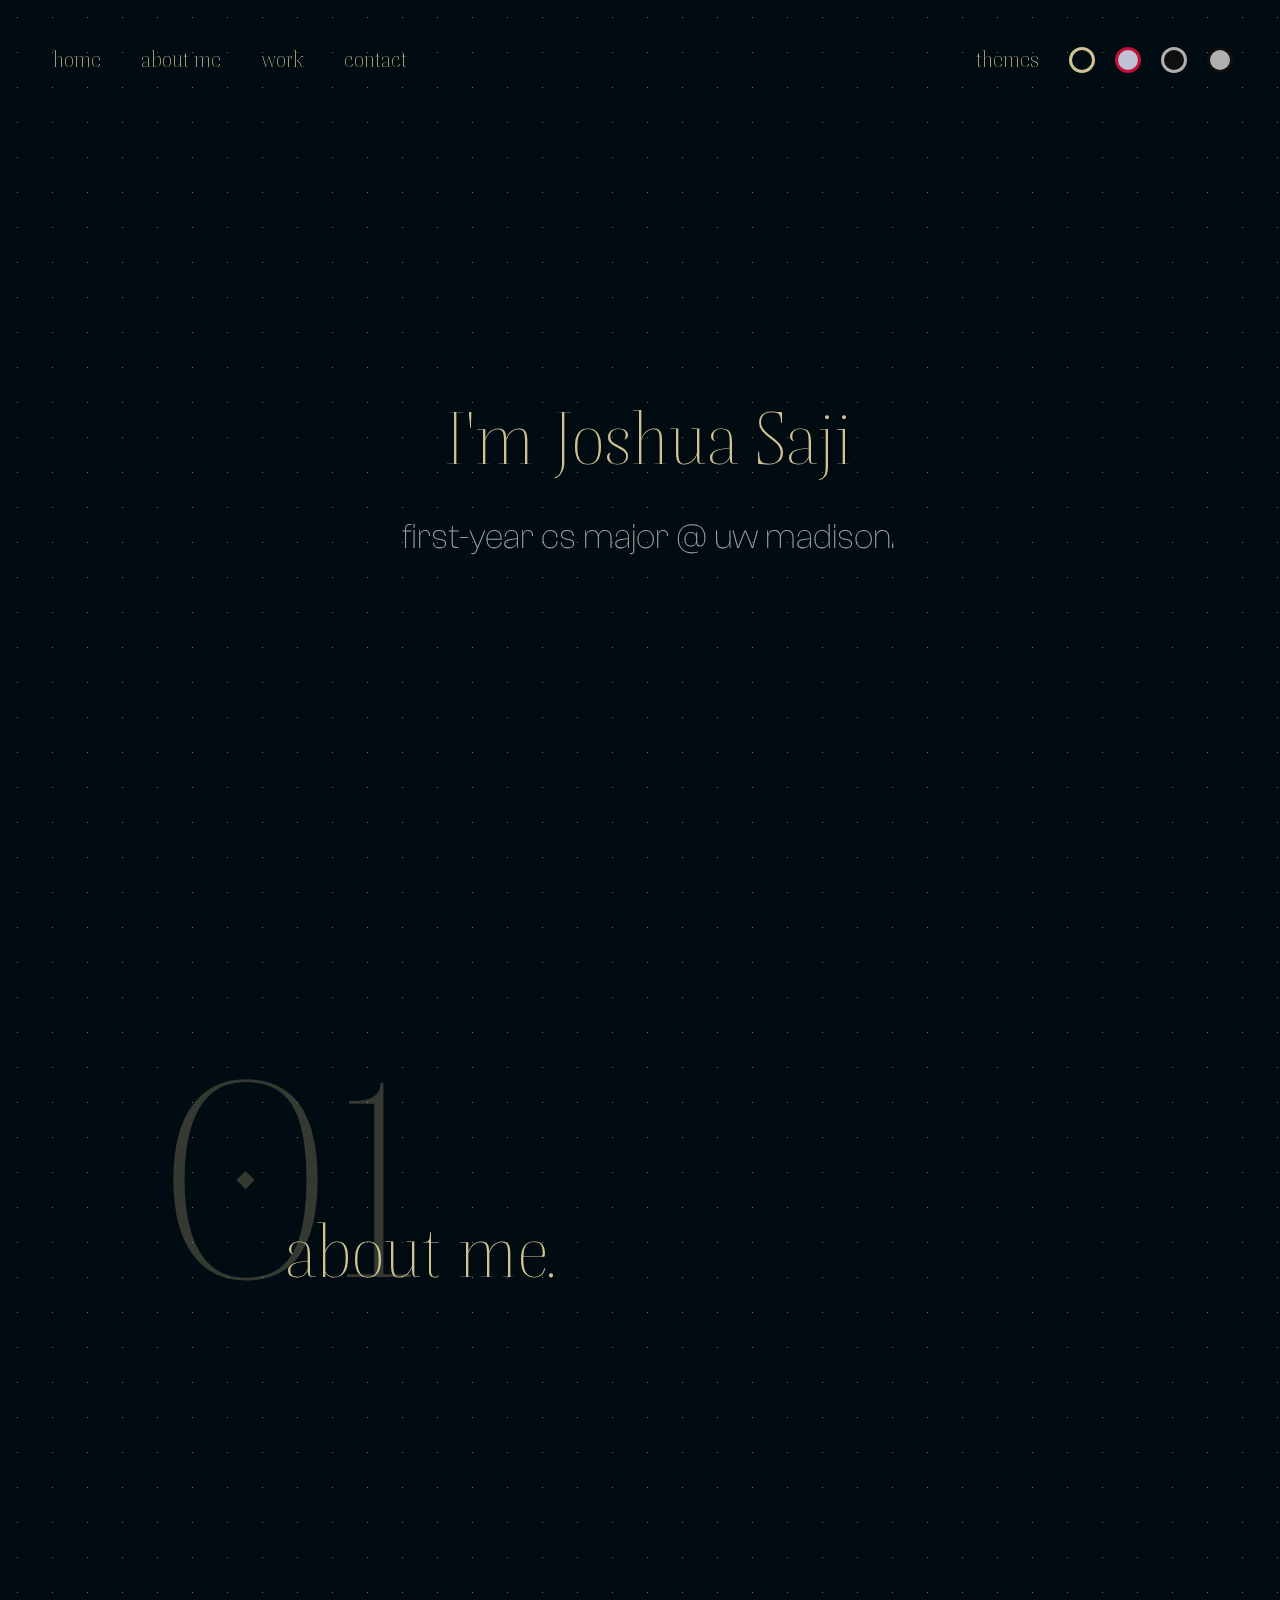
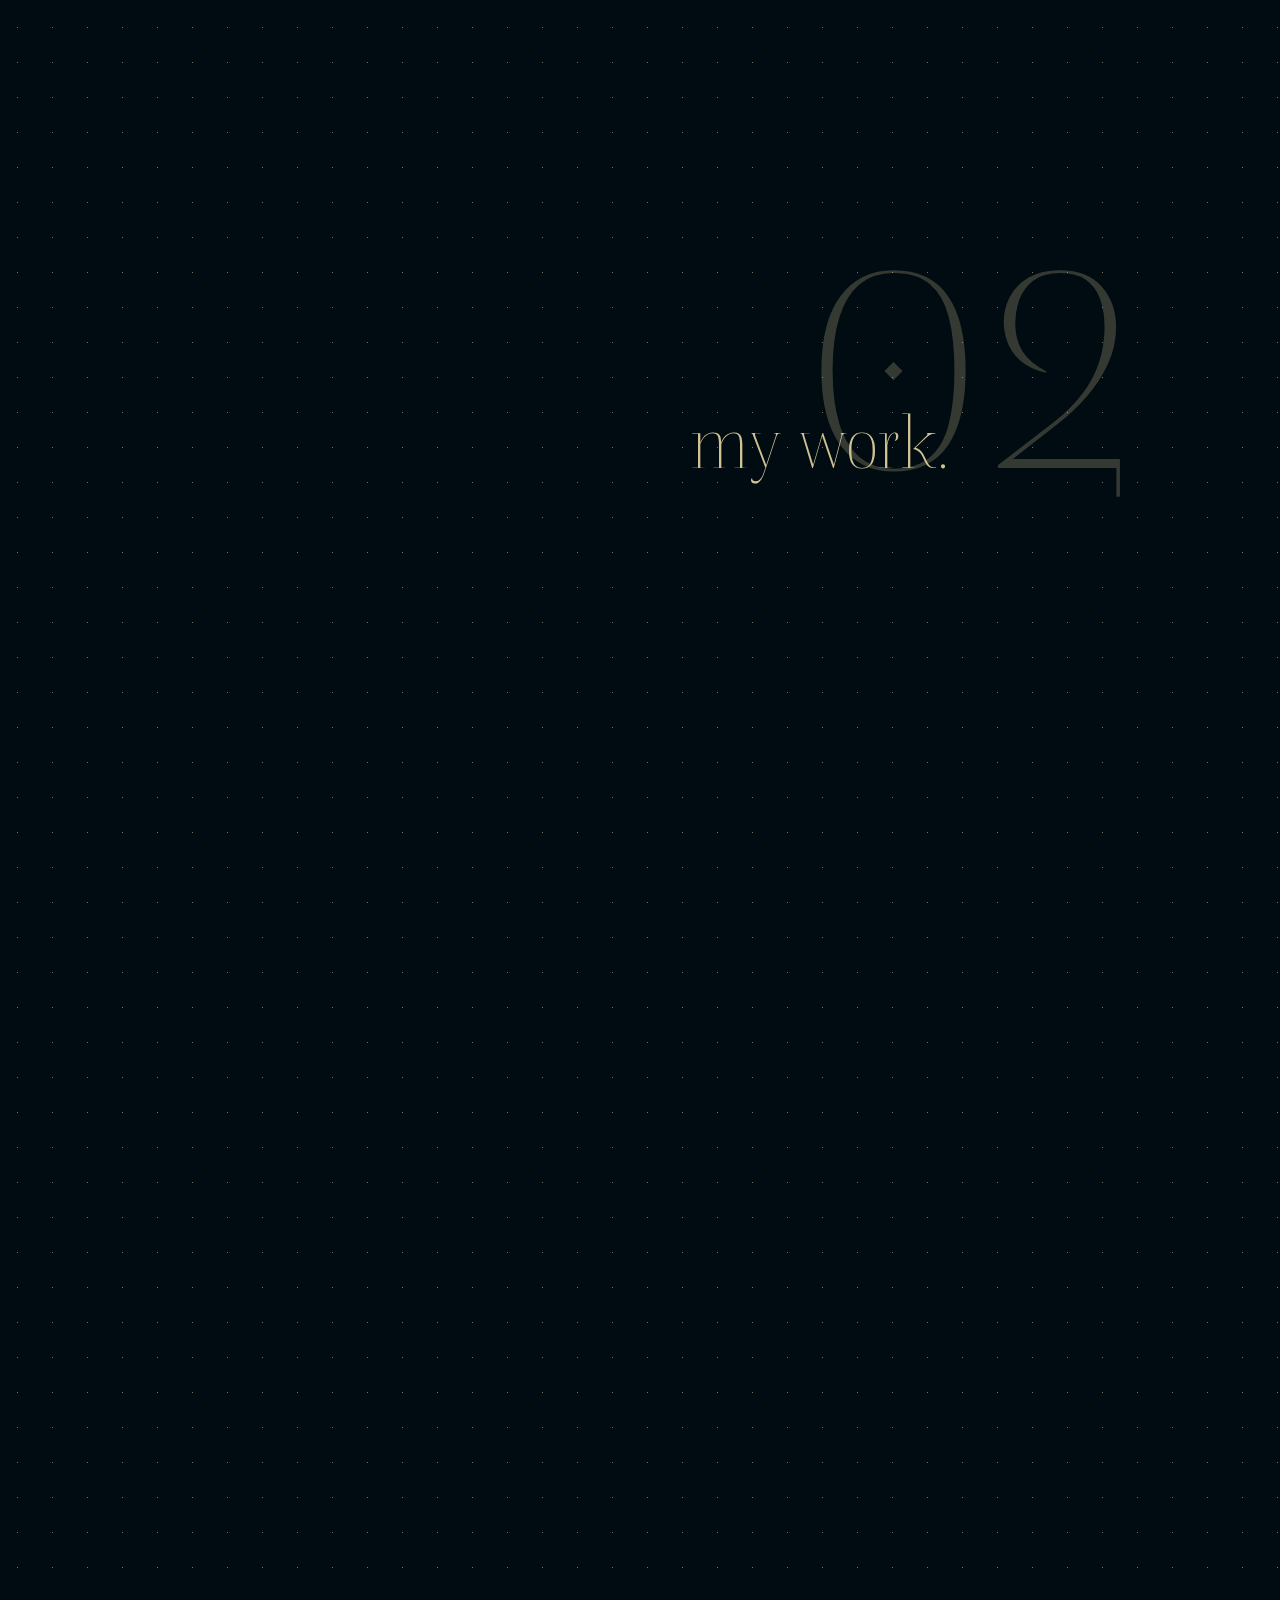
<file: index.html>
<!DOCTYPE html>
<html lang="en">

<head>
    <meta charset="UTF-8">
    <meta http-equiv="X-UA-Compatible" content="IE=edge">
    <meta name="viewport" content="width=device-width, initial-scale=1.0">
    <title>Joshua Saji</title>
    <link rel="stylesheet" href="style.css">
    <!-- <link href="https://unpkg.com/aos@2.3.1/dist/aos.css" rel="stylesheet"> -->
    <link rel="stylesheet" href="https://cdnjs.cloudflare.com/ajax/libs/font-awesome/6.5.1/css/all.min.css"
        integrity="sha512-DTOQO9RWCH3ppGqcWaEA1BIZOC6xxalwEsw9c2QQeAIftl+Vegovlnee1c9QX4TctnWMn13TZye+giMm8e2LwA=="
        crossorigin="anonymous" referrerpolicy="no-referrer" />
    <link href="https://unpkg.com/aos@2.3.1/dist/aos.css" rel="stylesheet">

</head>

<body class="dark">
    <nav id="navResponsive" class="hidden" data-aos="fade-right">
        <i id="navBtn" class="fa-solid fa-bars"></i>
        <div class="navResContainer">
            <div class="strip homeLink">
                <div class="strip-container">
                    <h1 class="stripHeader">home</h1>
                </div>
            </div>
            <div class="strip aboutLink">
                <div class="strip-container">
                    <h1 class="stripHeader">about me</h1>
                </div>

            </div>
            <div class="strip workLink">
                <div class="strip-container">
                    <h1 class="stripHeader">work</h1>
                </div>

            </div>
            <div class="strip contactLink">
                <div class="strip-container">
                    <h1 class="stripHeader">contact</h1>
                </div>

            </div> 
            <div class="strip">
                <div class="strip-container">
                    <h1 class="stripHeader">themes</h1>
                    <div class="themes">
                        <div class="theme midnight-champagne">
                            <div class="res circle blue-gold"></div>
                        </div>
                        <div class="theme rose-of-sharon">
                            <div class="res circle red-white"></div>
                        </div>
                        <div class="theme dark">
                            <div class="res circle bw"></div>
                        </div>
                        <div class="theme light">
                            <div class="res circle wb"></div>
                        </div>
                    </div>
                </div>

            </div>
        </div>
    </nav>
    <div class="container">
       
        <div class="section first polka" data-aos="fade-up" id="home">
            <nav id="nav" data-aos="fade-right">
                <a class="homeLink links">home</a>
                <a class="aboutLink links">about me</a>
                <a class="workLink links">work</a>
                <a class="contactLink links">contact</a>
                <div class="theme-selection right">
                    <a>themes</a>
                    <div class="themes">
                        <div class="theme midnight-champagne">
                            <div class="circle blue-gold"></div>
                        </div>
                        <div class="theme rose-of-sharon">
                            <div class="circle red-white"></div>
                        </div>
                        <div class="theme dark">
                            <div class="circle bw"></div>
                        </div>
                        <div class="theme light">
                            <div class="circle wb"></div>
                        </div>
                    </div>
                </div>
            </nav>
            
            <div class="content">

                <div class="center">
                    <p class="header desc">I'm Joshua Saji</p>
                    <p class="bodytext">first-year cs major @ uw madison.</p>
                </div>
            </div>
        </div>
        <div class="section second" id="about">
            <div class="body-content">
                <div class="heading grid left">
                    <p class="header number">01</p>
                    <p class="header desc">about me.</p>
                </div>
                <div class="flex">
                    <p class="bodytext desc flex-item" data-aos="fade-right">Hello! My name is Joshua Saji, and I will be attending the University of Wisconsin - Madison as a freshman computer science major this September.
                       I'm originally from Montgomery County, Maryland.
                        <br><br> I am a curious & driven developer & designer of 8 years, always eager to learn about
                        anything new to enhance my knowledge & skillsets. I am especially interested in both machine learning, UI design. I also have an interest in business & entrepreneurship, and hope to make my knowledge of use in creating my own venture in the future.<br> <br> </p>
                    <p class="bodytext desc flex-item" data-aos="fade-left">Outside of programming, you may see me
                        reading (currently reading Meditations by Marcus Aurelius), playing
                        basketball, watching the NBA, cooking, hanging out with friends, and weightlifting.
                    </p>
                </div>
            </div>
        </div>
        <div class="section third" id="work">
            <div class="body-content">
                <div class="heading grid right">
                    <p class="header desc">my work.</p>
                    <p class="header number">02</p>
                </div>
                <div class="project-container work-section">

                    <p class="projectHeader" data-aos="fade-right">featured projects.</p>

                    <div class="flex">
                        <div class="project" data-aos="fade-right">
                            <h1 class="projectTitle">Flow.</h1>
<!--                             <p class="projectTools">in de</p> -->
                            <div class="project-body">
                                <p class="projectDesc">a productivity app designed for students to eliminate distractions. coming soon.</p>
                                <a href="https://flowitthrough.github.io/" class="projectLink">>> official website</a>
                            </div>
                        </div>
                        <div class="project" data-aos="fade-right">
                            <h1 class="projectTitle">Linear Regression Visualizer</h1>
                            <p class="projectTools">html/css/javascript</p>
                            <div class="project-body">
                                <p class="projectDesc">a web application that visually depicts the functionalities of
                                    linear regression.
                                    built with html/css/javascript.</p>
                                <a href="projects/Linear Regression/index.html" class="projectLink">>> access
                                    project</a>
                            </div>
                        </div>
                    </div>
                    
                </div>

<!--                 <div class="blog-container work-section"> -->

<!--                     <p class="projectHeader" data-aos="fade-left" class="right">featured blog posts.</p> -->

<!--                     <div class="flex" data-aos="fade-down">
                        <div class="project">
                            <h1 class="projectTitle">a gentle intro to linear regression</h1>
                            <p class="topic">ml/ai</p>
                            <div class="project-body">
                                <p class="projectDesc">coming soon!</p>
                            </div>
                        </div>
                        <div class="project">
                            <h1 class="projectTitle">the boring life is the best life</h1>
                            <p class="topic">lifestyle, self-improvement</p>
                            <div class="project-body">
                                <p class="projectDesc">coming soon!</p>
                            </div>
                        </div>

                    </div>
 -->
<!--                 </div> -->

<!--             </div> -->
        </div>
        <div class="section fourth" id="contact">
            <div class="body-content center-contact">
                <div class="heading" data-aos="fade-down">
                    <p class="header number">03</p>
                    <p class="header desc">contact.</p>
                </div>
                <p class="bodytext desc" data-aos="fade-up">questions? up to collab? wanna say hi? don’t hesitate to
                    reach out!</p>
                <p data-aos="fade-up"><a class="icon" href="mailto:the.joshua.saji@gmail.com"><i
                            class="fa-solid fa-envelope"></i></a> | <a class="icon" href="https://github.com/Stylos21"
                        target="_blank"><i class="fa-brands fa-github"></i></a></p>
            </div>
        </div>
    </div>

    </div>

    <script src="https://unpkg.com/aos@2.3.1/dist/aos.js"></script>
    <script>
        AOS.init();
    </script>
    <script src="script.js"></script>
</body>

</html>
</file>
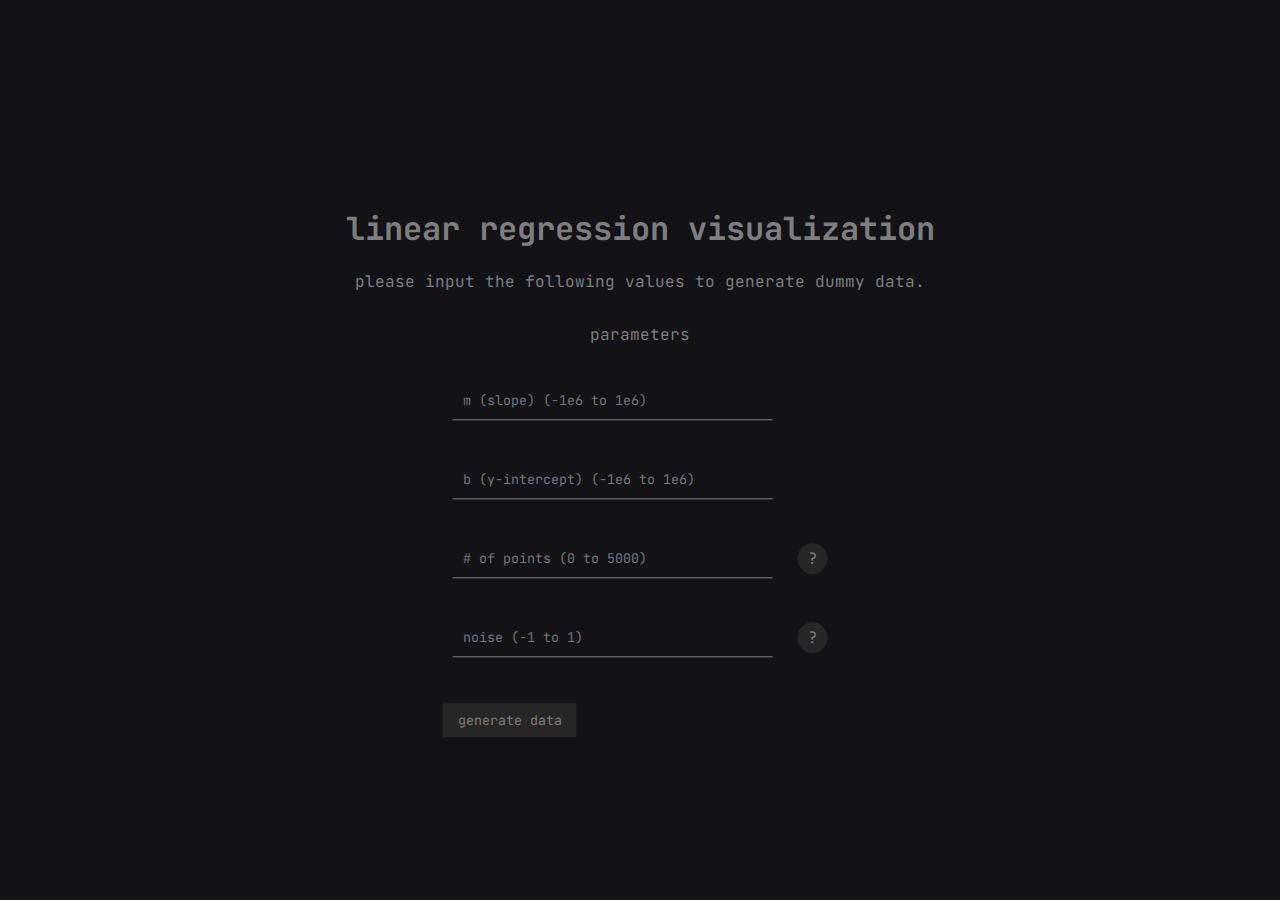
<file: projects/Linear Regression/index.html>
<!DOCTYPE html>
<html lang="en">

<head>
    <meta charset="UTF-8">
    <meta http-equiv="X-UA-Compatible" content="IE=edge">
    <meta name="viewport" content="width=device-width, initial-scale=1.0">
    <title>Visualization of Linear Regression</title>
    <link rel="stylesheet" href="style.css">
    <script src="https://cdn.plot.ly/plotly-2.27.0.min.js" charset="utf-8"></script>
    <link rel="preconnect" href="https://fonts.googleapis.com">
    <link rel="preconnect" href="https://fonts.gstatic.com" crossorigin>
    <link href="https://fonts.googleapis.com/css2?family=JetBrains+Mono:ital,wght@0,100..800;1,100..800&display=swap"
        rel="stylesheet">
</head>

<body>

    <div class="container">
        <div class="training fullscreen">
            <div class="header">
                <h1>linear regression visualization</h1>
                <p id="desc">please input the following values to generate dummy data.</p>
            </div>
            <div class="flex-content">
                <div id="graphContainer" class="flex-item hidden">
                    <div id="graph"></div>
                    <div id="stats" class="hidden">
                        <p id="predData">predicted: ŷ = <span class="new_m" id="new_m">m</span>x + <span class="new_b"
                                id="new_b">b</span></p>
                        <p id="realData">actual: y = <span id="real_m" class="realM">m</span>x + <span class="realB" id="real_b">b</span></p>
                        <div id="trainingData" class="flex-content">
                            <p id="epoch">epoch:</p>
                            <p id="loss" class="lossColored">loss:</p>

                        </div>
                        <img id="reset" src="assets/imgs/stop.png">
                        <img id="pause" src="assets/imgs/pause.png">

                    </div>
                </div>
                <div id="inputsDivs" class="flex-content">
                    <div class="inputs flex-item" id="dataInputDiv">
                        <p class="inpLabel">parameters</p>
                        <div class="flex-item">
                            <input type="number" placeholder="m (slope) (-1e6 to 1e6)" id="m" class="dataInputs realM">
                        </div>
                        <div class="flex-item">
                            <input type="number" placeholder="b (y-intercept) (-1e6 to 1e6)" id="b" class="dataInputs realB">
                        </div>
                        <div class="flex-item">
                            <div class="inpFlex flex-content">

                            
                            <input type="number" placeholder="# of points (0 to 5000)" id="points" class="positive dataInputs n">
                            <div class="helpBtn" id="numInfo">?</div>
                        </div>
                        </div>
                        <div class="flex-item">
                            <div class="inpFlex flex-content">
                                <input type="number" placeholder="noise (-1 to 1)" id="noise" class="dataInputs" max="1" min="0" step="0.1">
                                <div class="helpBtn" id="noiseInfo">?</div>
                            </div>
                        </div>
                        <br>
                        <button id="generate">generate data</button>
                        <br>

                    </div>
                    <div class="inputs flex-item hidden" id="trainingInputs">
                        <div class="flex-content">
                            <p class="inpLabel">hyperparameters</p>
                        </div>
                        <div class="flex-content">

                            <input type="number" placeholder="learning rate (0 to 1)" id="lr" class="positive trainingInputBoxes">
                            <div class="helpBtn" id="lrHelp">?</div>
                        </div>

                        <br>
                        <div class="flex-content">
                            <input type="number" placeholder="epochs (1 to 10000)" id="epochs" class="positive trainingInputBoxes">
                            <div class="helpBtn" id="epochHelp">?</div>

                        </div>
                        <br>
                        <button id="train">train</button>
                    </div>
                </div>
                <div class="trainingStats hidden">
                    <p>C(m, b) = (1/<span class="n">N</span>)&sum;(ŷ - y) = (1/<span class="n">N</span>)&sum;(mx + b - y)<sup>2</sup></p>
                    <p class="stat" id="loss">C(<span class="m_stat">7.37</span>, <span class="b_stat">3.34</span>) =
                        <span class="lossColored" id="lossStat"></span>
                    </p>
                    <p class="stat" id="lossGrad">∇C = < <span class="mgrad">3.54</span>, <span
                                class="bgrad">6.22</span> ></p>
                    </p>
                    <div class="flex-content">

                        <div class="flex-item">
                            <p>m = <span class="m_stat">7.37</span> - <span
                                class="white" id="learningRate">0.01</span>(<span class="mgrad">3.54</span>) = <span
                                    class="new_m"></span></p>
                            <p>m = m - lr(∇C<sub>m</sub>)</p>
                            <div class="graphsTrain" id="m_graph"></div>
                            <div class="graphsTrain" id="grad_m_graph"></div>

                        </div>
                        <div class="flex-item">
                            <p>b = <span class="b_stat">3.34</span> - <span
                                class="white" id="learningRate">0.01</span>(<span class="bgrad">6.22</span>) = <span
                                    class="new_b"></span></p>
                            <p>b = b - lr(∇C<sub>b</sub>)</p>

                            <div class="graphsTrain" id="b_graph"></div>
                            <div class="graphsTrain" id="grad_b_graph"></div>
                        </div>
                    </div>
                </div>
            </div>
        </div>
        <div class="hoverDiv hidden" id="modal">
            <p id="hoverDesc">Lorem ipsum dolor sit amet consectetur adipisicing elit. Qui pariatur unde ducimus
                mollitia nemo voluptatibus sint, magnam eum sequi eveniet!</p>
        </div>
    </div>
    <script src="script.js"></script>
</body>

</html>
</file>
<file: style.css>
@font-face {
    font-family: "Boska Light";
    src: url(./assets/fonts/Boska/fonts/Boska-Variable.ttf);
    font-weight: 200;

}


@font-face {
    font-family: "Clash";
    src: url(./assets/fonts/Clash\ Grotesk/fonts/ClashGrotesk-Regular.ttf);

}

@font-face {
    font-family: "Clash Extralight";
    src: url(./assets/fonts/Clash\ Grotesk/fonts/ClashGrotesk-Extralight.otf);

}

@font-face {
    font-family: "Clash Bold";
    src: url(./assets/fonts/Clash\ Grotesk/fonts/ClashGrotesk-Bold.ttf);

}

:root {
    --primary-color: #000c12;
    --primary-dull-color: #000E16;
    --secondary-color: #D0C292;
    --secondary-dull-color: #7D7457;
    --teritary-color: #A1A1A1;
    --polkadot-color: var(--secondary-dull-color);

    --primary-bluegold-color: #000c12;
    --primary-bluegold-dull-color: #000E16;
    --secondary-bluegold-color: #D0C292;
    --secondary-bluegold-dull-color: #7D7457;
    --teritary-bluegold-color: #A1A1A1;

    --primary-sharon-color: #BFC1D6;
    --primary-sharon-dull-color: #b3b5c9;
    --secondary-sharon-color: #C50E38;
    --secondary-sharon-dull-color: #c20833;
    --teritary-sharon-color: #111111;

    --primary-bw-color: #101010;
    --primary-bw-dull-color: #1A1A1A;
    --secondary-bw-color: #AFAFAF;
    --secondary-bw-dull-color: #818181;
    --teritary-bw-color: #838383;

    --primary-wb-color: #DEDEDE;
    --primary-wb-dull-color: #BABABA;
    --secondary-wb-color: #202020;
    --secondary-wb-dull-color: #343434;
    --teritary-wb-color: #333333;

}

body {

    font-family: "Boska Light";
    overflow-x: hidden;
    background-color: var(--primary-color);
    color: var(--secondary-color);
    background-image: radial-gradient(var(--polkadot-color) 3.5%, var(--primary-color) 3.5%);
    background-position: 0 0;
    background-size: 35px 35px;
    width: 100%;
    height: 100%;
}

nav#navResponsive {
    /* margin:10px 0; */
    margin:0;
    display:none;
    
    z-index:999;
}

.first {
    z-index:1;
}

.navResContainer {
    width:100%;
    height:100vh;
    display:none;
    position:absolute;
    left:0;
    top:0;
    margin:0 0;
    padding:0;
}

.strip {
    width:20vw;
    height:100%;
    margin:0;

    background-color: var(--primary-color);
    border-left:.5px solid black;
    text-align:center;

}

.strip:hover{
    cursor:pointer;
    background-color: var(--secondary-color);
    color:var(--primary-color);
    transition:.5s;
}

.strip-container {
    display:flex;
    justify-content: center;
    align-items: center;
    position:relative;
    top:50%;
    transform:rotate(270deg);
}

#navResponsive i {
    position:absolute;
    left:50%;
    transform: translateX(-50%);
    font-size:30px;
    text-align:center;
}

#navResponsive i:hover{
    cursor:pointer;
}

p {
    font-family: "Boska Light";
    color: var(--secondary-color);
    /* color: #AFAFAF; */
}

p.bodytext {
    color: var(--teritary-color);
}

nav {
    color: var(--secondary-color);
    padding: 20px 0;
    margin: 25px 25px;
    display: flex;

}

a {
    text-decoration: none;
}

#nav a {
    margin: 0px 20px;
    font-size: 22px;
}

#nav .right {
    position: absolute;
    right: 20px;
}


.center {
    position: absolute;
    left: 50%;
    top: 50%;
    text-align: center;
    transform: translate(-50%, -50%);
}

.center * {
    margin: 30px 0px;
}


.section {
    width: 100vw;
    /* border:1px solid black; */
}


.first,
.fourth {
    height: 100vh;
}

.third {
    min-height: 100vh;
}



.header {
    font-size: 72px;
    color: var(--secondary-color);
}

p:not(.header) {
    font-size: 24px;
}

.first .bodytext {
    font-size: 36px;
}

.bodytext {
    font-family: "Clash Extralight";

}

.scroll-down {
    margin-top: 150px;

}

.circle {
    border-radius: 100%;
    width: 20px;
    height: 20px;

}

.theme-selection {
    /* background-color: var(--primary-dull-color); */
    text-align: center;
    display: flex;
    align-items: center;

}

.themes {
    display: flex;

}


.theme {
    /* text-align: center; */
    display: flex;
    margin: 0 10px;
    /* padding:5px; */
    /* border:1px solid var(--primary-color); */


    /* text-align: right; */
}

.theme:hover {
    cursor:pointer;
}

.theme p {
    margin: 0 10px;
    font-size: 15px;

}


/* .theme-selection {
    display:flex;
} */

.theme * {
    text-align: center;
    /* margin:0 0 5px 0; */
    /* margin:5px 10px;
    justify-content: center;
    align-items: center; */
}

.blue-gold {
    border: 3px solid var(--secondary-bluegold-color);
    background-color: var(--primary-bluegold-color);
}

.blue-gold:hover {
    background-color: var(--secondary-bluegold-color);
    border: 3px solid var(--primary-bluegold-color);

}


.red-white {
    border: 3px solid var(--secondary-sharon-color);
    background-color: var(--primary-sharon-color);
}

.red-white:hover {
    background-color: var(--secondary-sharon-color);
    border: 3px solid var(--primary-sharon-color);

}


.bw {
    border: 3px solid var(--secondary-bw-color);
    background-color: var(--primary-bw-color);
}

.bw:hover {
    background-color: var(--secondary-bw-color);
    border: 3px solid var(--primary-bw-color);

}

.wb {
    border: 3px solid var(--primary-bw-color);
    background-color: var(--secondary-bw-color);
}

.wb:hover {
    background-color: var(--primary-bw-color);
    border: 3px solid var(--secondary-bw-color);

}



/* button {
    border: none;
    border-radius: 100%;
    width: 50px;
    height: 50px;
    font-size: 20px;
    transition: .5s;
    text-decoration: none;

} */

button:hover {
    cursor: pointer;
    transition: .5s;

}


.heading {
    width: 100%;
}

.heading * {
    display: inline;
    width: 200px;
    height: 200px;
}

p.number {
    font-size: 350px;
    opacity: 25%;
    /* width:50px;
    height:50px; */

}

.left .desc {
    position: relative;
    right: 15%;
}

.right .desc {
    position: relative;
    left: 15%;
}


.fourth .center-contact {
    margin: 0;
    text-align: center;
    position: relative;
    left: 50%;
    transform: translateX(-50%);
}


.fourth {
    text-align: center;

}

.fourth .center-contact .heading .desc {
    position: relative;
    right: 10%;
}

.body-content {
    margin: 0 150px;

}

.right {
    text-align: right;
}


.flex {
    display: flex;
}


.flex-right {
    position: relative;
    top: 60%;
}


.second .flex p {
    width: 50%;
    font-size: 18px;
    margin-right: 100px;
}

#projectHeader {
    font-family: "Clash Extralight";
    font-size: 40px;
}

.projectTitle {
    font-family: "Boska Light";
    color: var(--secondary-color);
    /*    text-decoration: underline;*/
    font-size: 22px;
}

p.projectTools,
p.topic {
    font-size: 18px;
    color: var(--secondary-dull-color);
    font-family: "Clash Extralight";
}


.project {
    margin: 0 20px 20px 0;
    background-color: var(--primary-dull-color);
    width: auto;
    /*    width:fit-content;*/
}

.third a {
    /* font-size:36px; */
    font-family: "Boska Light";
    color: var(--secondary-color);

    transition: text-decoration 1s;
}

.third a:hover {
    transition: text-decoration 1s;
    cursor: pointer;
}

.project-body p {
    font-family: "Clash Extralight";
    color: var(--teritary-color);
}

.links:hover {
    cursor: pointer;
}

.project {
    width: 40%;
    padding: 15px 30px;
}

p.projectDesc {
    font-size: 16px;
}

.note {
    font-size: 20px;
}

.icon {
    color: var(--secondary-color);
}
/* 
.hidden {
    display:none;
} */

@media only screen and (max-width: 950px)  {

    * {
        margin:0;
    }
    body {
        overflow-x:hidden;
    }



    .header, .desc {
        margin:0;
    }



    .left .header {
        position:relative;
        right:0%;
        left:0%;
        text-align:center;
    }

    .right .header {
        position:relative;
        right:0%;
        left:0%;
        text-align:center;
    }


    .second .bodytext {
        position:relative;
        left:25%;


    }

    .project {
        position:relative;
        left:25%;
        margin:50px 0;


    }

    .project * {
        margin:5px 0;
    }


    p.projectHeader {
        text-align:center;
        font-size:32px;
    }

    p.projectTitle {
        font-size:24px;
    }

    p.projectTools {
        font-size:16px;
    }


    p.projectDesc {
        font-size:14px;
    }

    nav#navResponsive {
        display:block;
    }

    #nav {
        display: none;
    }

    .body-content {
        width:100vw;
        position:relative;
        left:50%;
        transform:translateX(-50%);
        margin:0;
    }

    .bodytext {
        text-align: center;
        margin:0 0 0 0;
    }

    .flex {
        display:block;
        text-align:center;
    }

    /* .right .desc {
        position:relative;
        right:85%;
    } */

    .second .left {
        position:relative;
        left:50%;
/*         transform:translateX(-25%); */
    }

    .third .right {
        position:relative;
        right:50%;
/*         transform:translateX(25%); */
    }

    .header {
        width:100vw;
    }

    .heading p.number {
        font-size:225px;
    }

    .heading p.desc {
        font-size:48px;
    }

    .fourth .body-content * {
        margin:12.5px 0;
    }

}




@media only screen and (max-width: 600px)  {

    .heading p.number {
        font-size:175px;
    }

    .heading p.desc {
        font-size:36px;
    }
    p.projectHeader {
        text-align:center;
        font-size:28px;
    }

    p.projectTitle {
        font-size:20px;
    }

    p.projectTools {
        font-size:16px;
    }


    .first .header {
        font-size:48px;
    }
    .first .bodytext {
        font-size:24px;
    }

    .fourth .body-content * {
        margin:25px 0;
    }
}
</file>
<file: projects/Linear Regression/style.css>
* {
    font-family: "JetBrains Mono"

}
body{
    background-color:#131216;
    color:#7E7E7E;
    width: 100%;
    height:100%;
    margin:0;
}

.backprop-data{
    position:absolute;
    top:100%;
    left:50%;
    transform:translate(-50%,0%);
    height:100vh;

}
.training {
    position:absolute;
    top:50%;
    left:50%;
    transform:translate(-50%,-50%);
}

.header {
    text-align: center;
    margin-top:50px;
}
#myDiv{
    background-color:black;
}

.flex-content {
    display:flex;
    justify-content:center;
    align-items: center;

}

.inputs {
    margin-top:20px;


}



.inputs input {
    display:inline;
}

input {
    margin:20px 0;
    background-color:transparent;
    border:none;
    border-bottom:1px solid gray;
    padding:10px;
    width:300px;
    color:white;
    transition:.1s ease-out;
    
}

.realM {
    color:rgb(246, 112, 112);
}

.realB {
    color:rgb(128, 140, 250);

}

.n{
    color:rgb(103, 204, 123);
}


#noise{
    color:rgb(206, 203, 112);
    
}


#m:hover{
    border-bottom:1px solid rgb(246, 112, 112);
    transition:.1s;
}


#b:hover{
    border-bottom:1px solid rgb(128, 140, 250);
    transition:.1s;
}

#points:hover{
    border-bottom:1px solid rgb(103, 204, 123);
    transition:.1s;
}

#noise:hover{
    border-bottom:1px solid rgb(206, 203, 112);
    transition:.1s;
    
}

#m:focus{
    outline:1px solid rgb(246, 112, 112);
    transition:.1s;
    border:none;

}
#m:focus::placeholder{
    color:rgb(246, 112, 112);
    transition:.1s ;
}

#b:focus{
    outline:1px solid rgb(128, 140, 250);
    transition:.1s;
    border:none;
}

#b:focus::placeholder{
    color:rgb(128, 140, 250);
    transition:.1s ;
}

#points:focus{
    outline:1px solid rgb(103, 204, 123);
    transition:.1s;
    border:none;

}

#points:focus::placeholder{
    color:rgb(103, 204, 123);
    transition:.1s ;
}

#noise:focus{
    outline:1px solid rgb(206, 203, 112);
    transition:.1s;
    border:none;

    
}

#noise:focus::placeholder{
    color:rgb(206, 203, 112);
    transition:.1s ;
}

#lr:hover{
    border-bottom:1px solid white;
    transition:.1s;
    
}
#lr:focus{
    outline:1px solid white;
    transition:.1s;
    border:none;

    
}

#lr:focus::placeholder{
    color:white;
    transition:.1s ;
}

#epochs{
    color:rgb(246, 192, 112);

}

#epochs:hover{
    border-bottom:1px solid rgb(246, 192, 112);
    transition:.1s;
}

#epochs:focus{
    outline:1px solid rgb(246, 192, 112);
    transition:.1s;
    border:none;

}
#epochs:focus::placeholder{
    color:rgb(246, 192, 112);
    transition:.1s ;
}


button:not(.helpBtn) {
    margin:5px 0;
    background-color: #262626;
    color:#7E7E7E;
    border:none;
    padding: 8px 15px;
}

button:hover{
    background-color: #1a1a1a;
    cursor:pointer;

}

.flex-item {
    margin:0 10px;
    
}

.trainingStats {
    width:50vw;
}

.trainingStats *{
    text-align: center;

}

#stats {
    text-align: center;
    padding:30px;
}

#trainingData {
    gap:30px;
}

.hidden {
    display:none;
}

.m_stat{
    color:rgb(237, 200, 200);
}
.b_stat{
    color:rgb(210, 215, 255);
}
.mgrad{
    color:rgb(171, 142, 142);

}
.bgrad{
    color:rgb(131, 135, 175);

}

.new_m {
    color:rgb(234, 158, 158)
}

.new_b {
    color:rgb(151, 160, 243);
}
.graphsTrain {
    width:200px;
    height:200px;
}

.lossColored {
    color: #d5aafe
}

.white {color:white}

.inpLabel {
    text-align:center;
}

.helpBtn{
    border-radius:100%;
    /* width:10px; 
    height:10px; */
    /* text-align:center; */
    color:#7E7E7E;
    background-color: #262626;
    border: none;
    margin-left:25px;
    padding:5px 10px;
}

.inputInfo {
    font-size:23px;
    font-weight:bold;
}

img {
    width: 20px;height:20px;
}
img:hover{
    cursor:pointer;
}

/* .inpFlex input {
    justify-content: center;
    align-items: center;

} */

.inpFlex button{
    margin:0 20px;
}


.inpFlex button{
    /* position:absolute; */
}

.info {
    border-radius:100%;

}

.helpBtn{
    /* position:absolute; */
    /* display:flex; */
}

.helpBtn:hover {
    background-color:#9e9e9e;
    color:#313131;
    cursor:pointer;

}

.hoverDiv{
    max-width:400px;
    /* height:70px; */
    padding:5px;
    background-color:#1e1e1e;
    /* display:flex;
    justify-content: center;
    align-items: center; */
    text-align: center;
    max-width:250px;

    
}

.hoverDiv p{
    font-size:12px;
}
</file>
